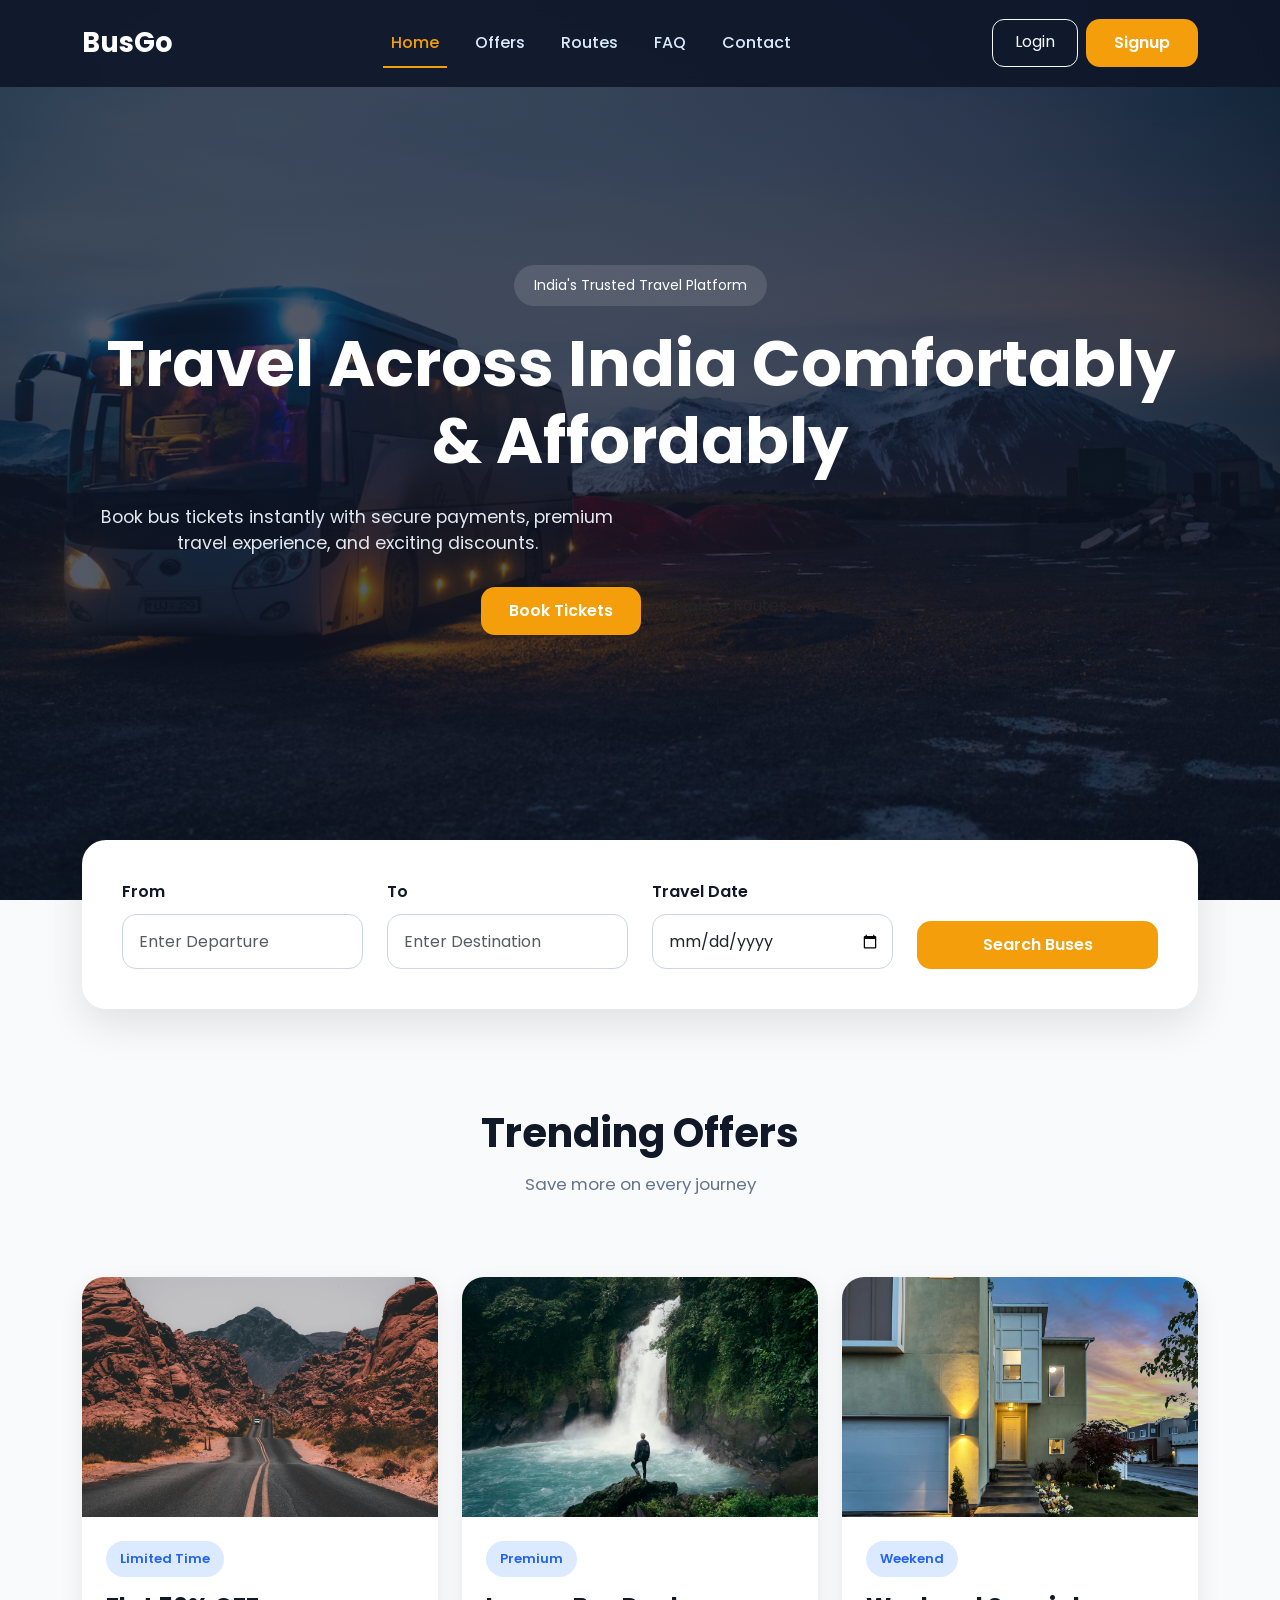
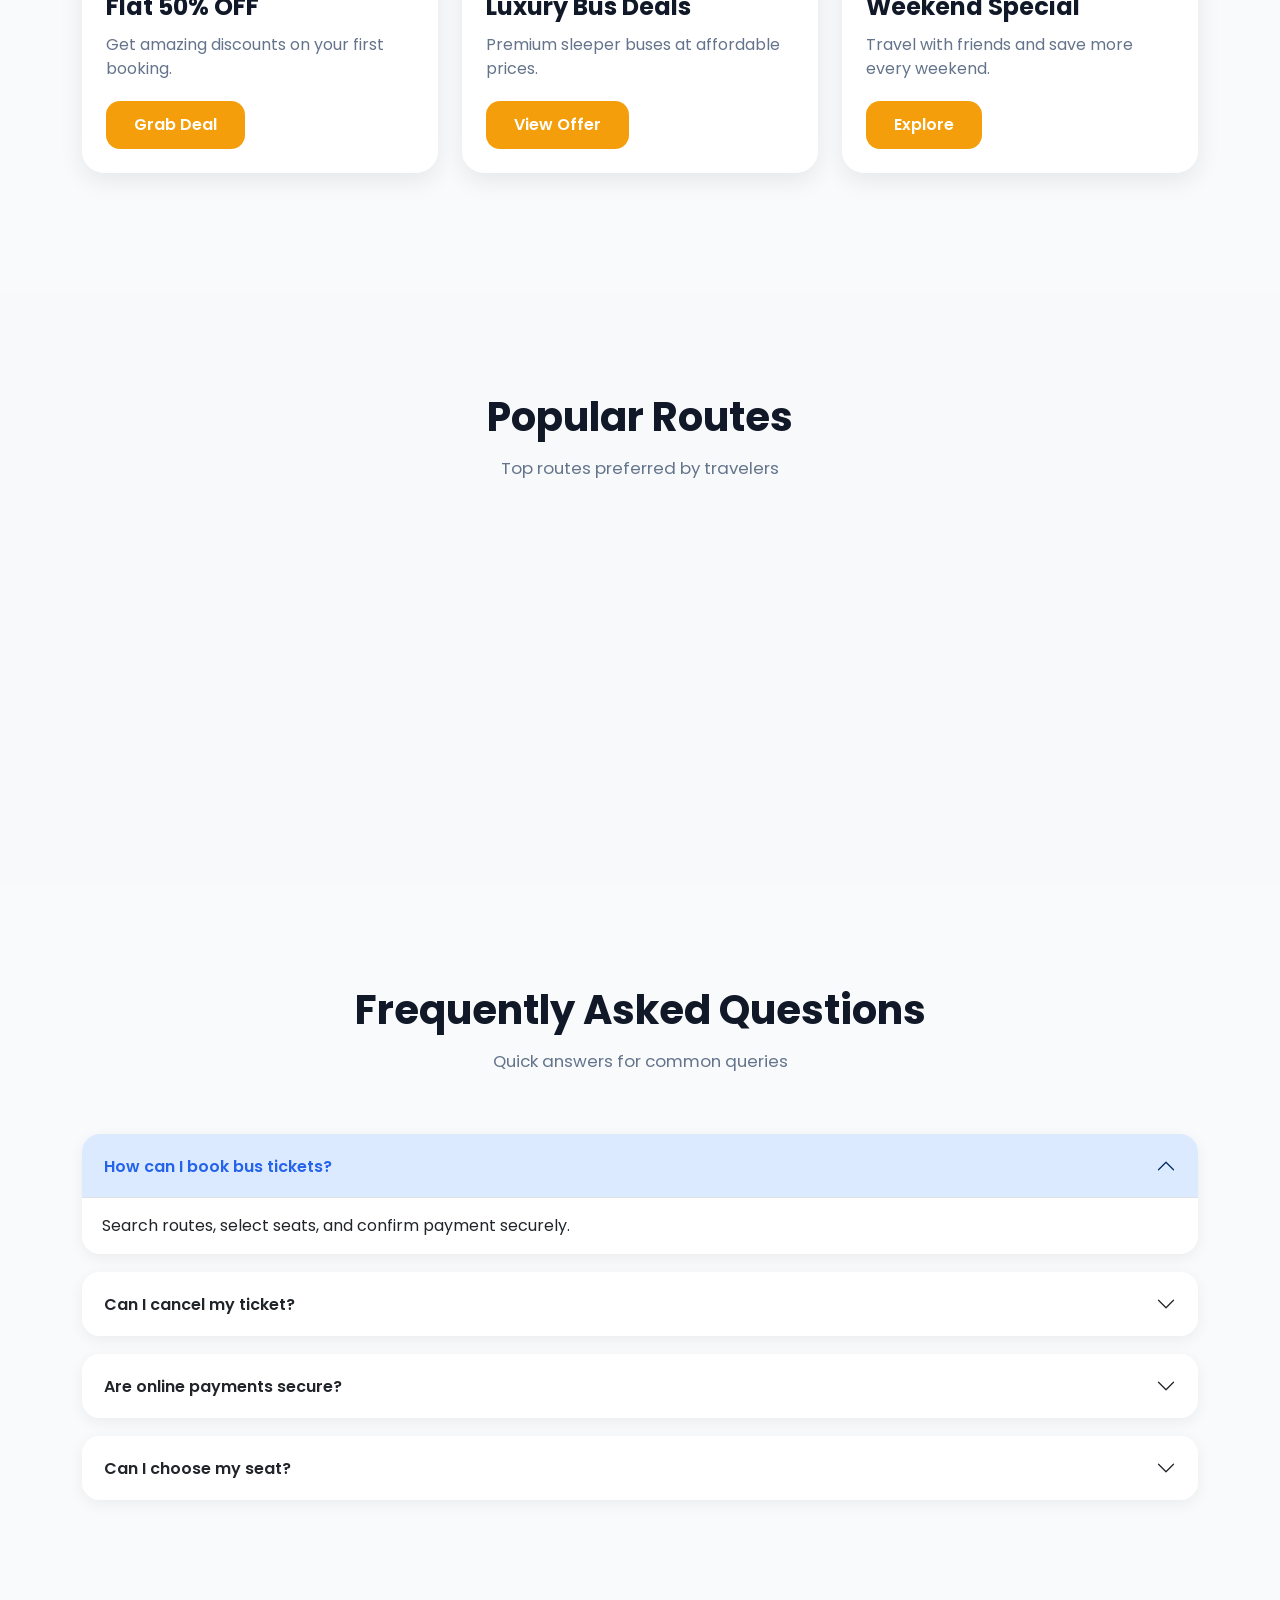
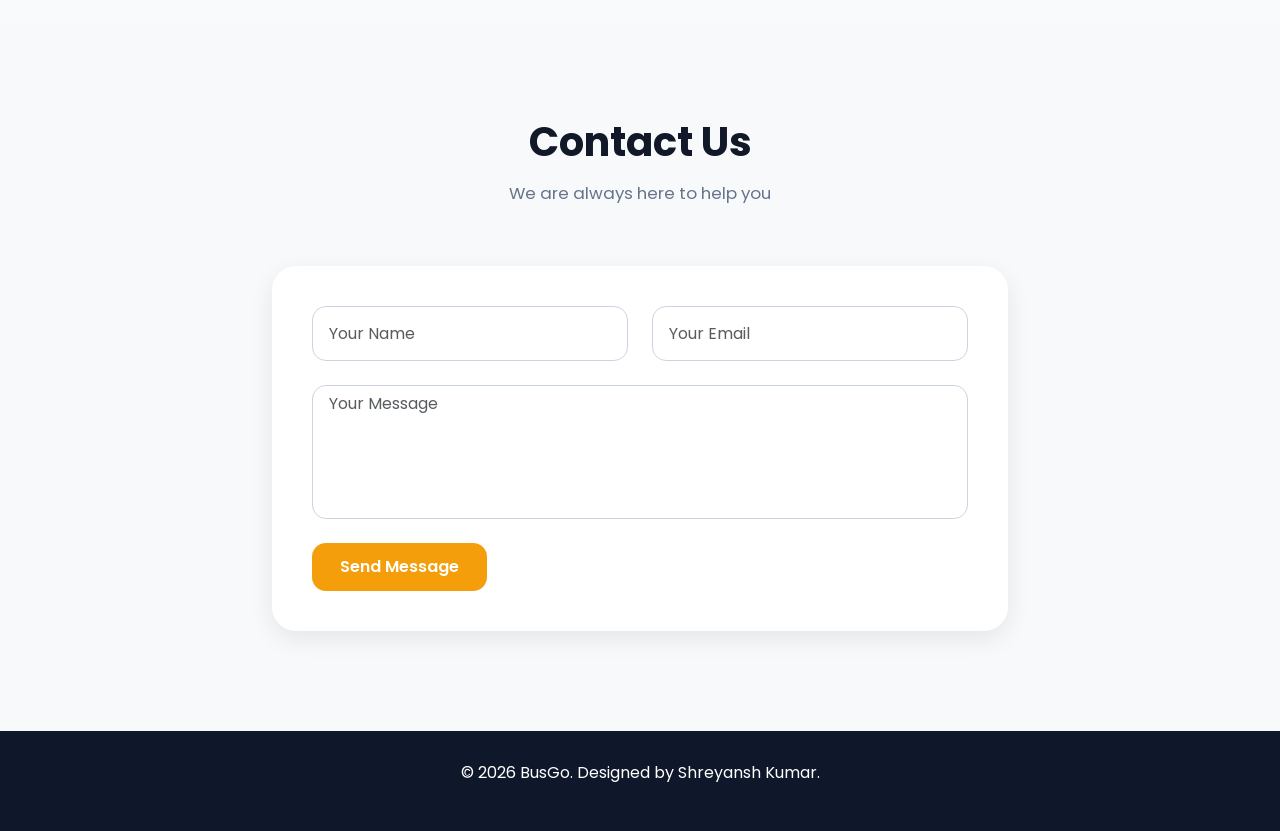
<file: index.html>
<!DOCTYPE html>
<html lang="en">

<head>
  <meta charset="UTF-8">
  <meta name="viewport" content="width=device-width, initial-scale=1.0">

  <title>BusGo - Modern Bus Ticket Booking UI</title>

  <!-- Bootstrap -->
  <link href="https://cdn.jsdelivr.net/npm/bootstrap@5.3.3/dist/css/bootstrap.min.css" rel="stylesheet">

  <!-- Google Font -->
  <link
    href="https://fonts.googleapis.com/css2?family=Poppins:wght@300;400;500;600;700&display=swap"
    rel="stylesheet">

  <!-- Custom CSS -->
  <link rel="stylesheet" href="css/styles.css">
</head>

<body>

  <!-- ================= NAVBAR ================= -->

  <nav class="navbar navbar-expand-lg navbar-dark fixed-top">

    <div class="container">

      <a class="navbar-brand" href="#">
        BusGo
      </a>

      <button class="navbar-toggler"
        type="button"
        data-bs-toggle="collapse"
        data-bs-target="#navbarNav">

        <span class="navbar-toggler-icon"></span>

      </button>

      <div class="collapse navbar-collapse" id="navbarNav">

        <ul class="navbar-nav mx-auto">

          <li class="nav-item">
            <a class="nav-link active" href="#home">
              Home
            </a>
          </li>

          <li class="nav-item">
            <a class="nav-link" href="#offers">
              Offers
            </a>
          </li>

          <li class="nav-item">
            <a class="nav-link" href="#routes">
              Routes
            </a>
          </li>

          <li class="nav-item">
            <a class="nav-link" href="#faq">
              FAQ
            </a>
          </li>

          <li class="nav-item">
            <a class="nav-link" href="#contact">
              Contact
            </a>
          </li>

        </ul>

        <div class="d-flex gap-2">

          <a href="login.html"
            class="btn btn-outline-light nav-btn">
            Login
          </a>

          <a href="sign_up.html"
            class="btn custom-btn">
            Signup
          </a>

        </div>

      </div>

    </div>

  </nav>

  <!-- ================= HERO SECTION ================= -->

  <section class="hero-section" id="home">

    <div class="hero-overlay"></div>
  
    <div class="container">
  
      <div class="hero-content text-center">
  
        <span class="hero-badge">
          India's Trusted Travel Platform
        </span>
  
        <h1>
          Travel Across India
          Comfortably & Affordably
        </h1>
  
        <p>
          Book bus tickets instantly with secure payments,
          premium travel experience, and exciting discounts.
        </p>
  
        <div class="hero-buttons justify-content-center">
  
          <a href="#search-section"
            class="btn custom-btn">
            Book Tickets
          </a>
  
          <a href="#routes"
            class="btn explore-btn">
            Explore Routes
          </a>
  
        </div>


  
      </div>
  
    </div>
  
  </section>

  <!-- ================= SEARCH SECTION ================= -->

  <section class="search-section"
    id="search-section">

    <div class="container">

      <div class="search-box">

        <div class="row g-4">

          <div class="col-md-3">

            <label class="form-label">
              From
            </label>

            <input type="text"
              class="form-control"
              placeholder="Enter Departure">

          </div>

          <div class="col-md-3">

            <label class="form-label">
              To
            </label>

            <input type="text"
              class="form-control"
              placeholder="Enter Destination">

          </div>

          <div class="col-md-3">

            <label class="form-label">
              Travel Date
            </label>

            <input type="date"
              class="form-control">

          </div>

          <div class="col-md-3 d-flex align-items-end">

            <button class="btn custom-btn w-100">

              Search Buses

            </button>

          </div>

        </div>

      </div>

    </div>

  </section> 

  <!-- ================= OFFERS SECTION ================= -->

  <section class="section-padding"
    id="offers">

    <div class="container">

      <div class="section-title">

        <h2>
          Trending Offers
        </h2>

        <p>
          Save more on every journey
        </p>

      </div>

      <div id="offerCarousel"
        class="carousel slide"
        data-bs-ride="carousel">

        <div class="carousel-inner">

          <!-- Slide 1 -->

          <div class="carousel-item active">

            <div class="row g-4">

              <div class="col-md-4">

                <div class="offer-card">

                  <img src="images/offer1.avif"
                    class="img-fluid"
                    alt="Offer">

                  <div class="offer-content">

                    <span class="offer-tag">
                      Limited Time
                    </span>

                    <h4>
                      Flat 50% OFF
                    </h4>

                    <p>
                      Get amazing discounts on your first booking.
                    </p>

                    <button class="btn custom-btn">
                      Grab Deal
                    </button>

                  </div>

                </div>

              </div>

              <div class="col-md-4">

                <div class="offer-card">

                  <img src="images/offer2.avif"
                    class="img-fluid"
                    alt="Offer">

                  <div class="offer-content">

                    <span class="offer-tag">
                      Premium
                    </span>

                    <h4>
                      Luxury Bus Deals
                    </h4>

                    <p>
                      Premium sleeper buses at affordable prices.
                    </p>

                    <button class="btn custom-btn">
                      View Offer
                    </button>

                  </div>

                </div>

              </div>

              <div class="col-md-4">

                <div class="offer-card">

                  <img src="images/offer3.avif"
                    class="img-fluid"
                    alt="Offer">

                  <div class="offer-content">

                    <span class="offer-tag">
                      Weekend
                    </span>

                    <h4>
                      Weekend Special
                    </h4>

                    <p>
                      Travel with friends and save more every weekend.
                    </p>

                    <button class="btn custom-btn">
                      Explore
                    </button>

                  </div>

                </div>

              </div>

            </div>

          </div>

          <!-- Slide 2 -->

          <div class="carousel-item">

            <div class="row g-4">

              <div class="col-md-4">

                <div class="offer-card">

                  <img src="images/offer4.avif"
                    class="img-fluid"
                    alt="Offer">

                  <div class="offer-content">

                    <span class="offer-tag">
                      Cashback
                    </span>

                    <h4>
                      Instant Cashback
                    </h4>

                    <p>
                      Pay online and get instant cashback rewards.
                    </p>

                    <button class="btn custom-btn">
                      Claim Now
                    </button>

                  </div>

                </div>

              </div>

              <div class="col-md-4">

                <div class="offer-card">

                  <img src="images/offer5.avif"
                    class="img-fluid"
                    alt="Offer">

                  <div class="offer-content">

                    <span class="offer-tag">
                      Summer
                    </span>

                    <h4>
                      Summer Escape
                    </h4>

                    <p>
                      Enjoy comfortable long-distance travel this summer.
                    </p>

                    <button class="btn custom-btn">
                      View Deal
                    </button>

                  </div>

                </div>

              </div>

              <div class="col-md-4">

                <div class="offer-card">

                  <img src="images/offer6.avif"
                    class="img-fluid"
                    alt="Offer">

                  <div class="offer-content">

                    <span class="offer-tag">
                      Student
                    </span>

                    <h4>
                      Student Discounts
                    </h4>

                    <p>
                      Save more with exclusive student travel offers.
                    </p>

                    <button class="btn custom-btn">
                      Apply Now
                    </button>

                  </div>

                </div>

              </div>

            </div>

          </div>

        </div>

        <!-- Carousel Controls -->

        <button class="carousel-control-prev"
          type="button"
          data-bs-target="#offerCarousel"
          data-bs-slide="prev">

          <span class="carousel-control-prev-icon"></span>

        </button>

        <button class="carousel-control-next"
          type="button"
          data-bs-target="#offerCarousel"
          data-bs-slide="next">

          <span class="carousel-control-next-icon"></span>

        </button>

      </div>

    </div>

  </section>

  <!-- ================= ROUTES SECTION ================= -->

  <section class="section-padding bg-light"
    id="routes">

    <div class="container">

      <div class="section-title">

        <h2>
          Popular Routes
        </h2>

        <p>
          Top routes preferred by travelers
        </p>

      </div>

      <div class="row g-4">

        <div class="col-md-4">

          <div class="route-card">

            <div class="route-top">

              <span class="route-badge">
                AC Sleeper
              </span>

              <span class="route-rating">
                ⭐ 4.7
              </span>

            </div>

            <h4>
              Delhi → Jaipur
            </h4>

            <p>
              WiFi • Charging Port • Recliner Seats
            </p>

            <div class="route-bottom">

              <h5>
                ₹799
              </h5>

              <button class="btn custom-btn">
                Book Now
              </button>

            </div>

          </div>

        </div>

        <div class="col-md-4">

          <div class="route-card">

            <div class="route-top">

              <span class="route-badge">
                Luxury Coach
              </span>

              <span class="route-rating">
                ⭐ 4.8
              </span>

            </div>

            <h4>
              Mumbai → Pune
            </h4>

            <p>
              Live Tracking • Water Bottle • AC
            </p>

            <div class="route-bottom">

              <h5>
                ₹599
              </h5>

              <button class="btn custom-btn">
                Book Now
              </button>

            </div>

          </div>

        </div>

        <div class="col-md-4">

          <div class="route-card">

            <div class="route-top">

              <span class="route-badge">
                Express
              </span>

              <span class="route-rating">
                ⭐ 4.6
              </span>

            </div>

            <h4>
              Bhopal → Indore
            </h4>

            <p>
              Comfortable Seats • Fast Travel
            </p>

            <div class="route-bottom">

              <h5>
                ₹499
              </h5>

              <button class="btn custom-btn">
                Book Now
              </button>

            </div>

          </div>

        </div>

      </div>

    </div>

  </section>

  <!-- ================= FAQ SECTION ================= -->

  <section class="section-padding"
    id="faq">

    <div class="container">

      <div class="section-title">

        <h2>
          Frequently Asked Questions
        </h2>

        <p>
          Quick answers for common queries
        </p>

      </div>

      <div class="accordion"
        id="faqAccordion">

        <div class="accordion-item">

          <h2 class="accordion-header">

            <button class="accordion-button"
              type="button"
              data-bs-toggle="collapse"
              data-bs-target="#faq1">

              How can I book bus tickets?

            </button>

          </h2>

          <div id="faq1"
            class="accordion-collapse collapse show"
            data-bs-parent="#faqAccordion">

            <div class="accordion-body">

              Search routes, select seats, and confirm payment securely.

            </div>

          </div>

        </div>

        <div class="accordion-item">

          <h2 class="accordion-header">

            <button class="accordion-button collapsed"
              type="button"
              data-bs-toggle="collapse"
              data-bs-target="#faq2">

              Can I cancel my ticket?

            </button>

          </h2>

          <div id="faq2"
            class="accordion-collapse collapse"
            data-bs-parent="#faqAccordion">

            <div class="accordion-body">

              Yes, tickets can be cancelled before departure.

            </div>

          </div>

        </div>

        <div class="accordion-item">

          <h2 class="accordion-header">

            <button class="accordion-button collapsed"
              type="button"
              data-bs-toggle="collapse"
              data-bs-target="#faq3">

              Are online payments secure?

            </button>

          </h2>

          <div id="faq3"
            class="accordion-collapse collapse"
            data-bs-parent="#faqAccordion">

            <div class="accordion-body">

              Yes, all transactions are protected with secure payment gateways.

            </div>

          </div>

        </div>

        <div class="accordion-item">

          <h2 class="accordion-header">

            <button class="accordion-button collapsed"
              type="button"
              data-bs-toggle="collapse"
              data-bs-target="#faq4">

              Can I choose my seat?

            </button>

          </h2>

          <div id="faq4"
            class="accordion-collapse collapse"
            data-bs-parent="#faqAccordion">

            <div class="accordion-body">

              Yes, seat selection is available during booking.

            </div>

          </div>

        </div>

      </div>

    </div>

  </section>

  <!-- ================= CONTACT SECTION ================= -->

  <section class="section-padding bg-light"
    id="contact">

    <div class="container">

      <div class="section-title">

        <h2>
          Contact Us
        </h2>

        <p>
          We are always here to help you
        </p>

      </div>

      <div class="row justify-content-center">

        <div class="col-lg-8">

          <div class="contact-card">

            <form>

              <div class="row g-4">

                <div class="col-md-6">

                  <input type="text"
                    class="form-control"
                    placeholder="Your Name"
                    required>

                </div>

                <div class="col-md-6">

                  <input type="email"
                    class="form-control"
                    placeholder="Your Email"
                    required>

                </div>

                <div class="col-12">

                  <textarea class="form-control"
                    rows="5"
                    placeholder="Your Message"></textarea>

                </div>

                <div class="col-12">

                  <button class="btn custom-btn">

                    Send Message

                  </button>

                </div>

              </div>

            </form>

          </div>

        </div>

      </div>

    </div>

  </section>

  <!-- ================= FOOTER ================= -->

  <footer class="footer">

    <div class="container">

      <p>
        © 2026 BusGo. Designed by Shreyansh Kumar.
      </p>

    </div>

  </footer>

  <!-- Bootstrap JS -->
  <script src="https://cdn.jsdelivr.net/npm/bootstrap@5.3.3/dist/js/bootstrap.bundle.min.js"></script>

  <!-- Custom JS -->
  <script src="js/script.js"></script>

</body>

</html>
</file>
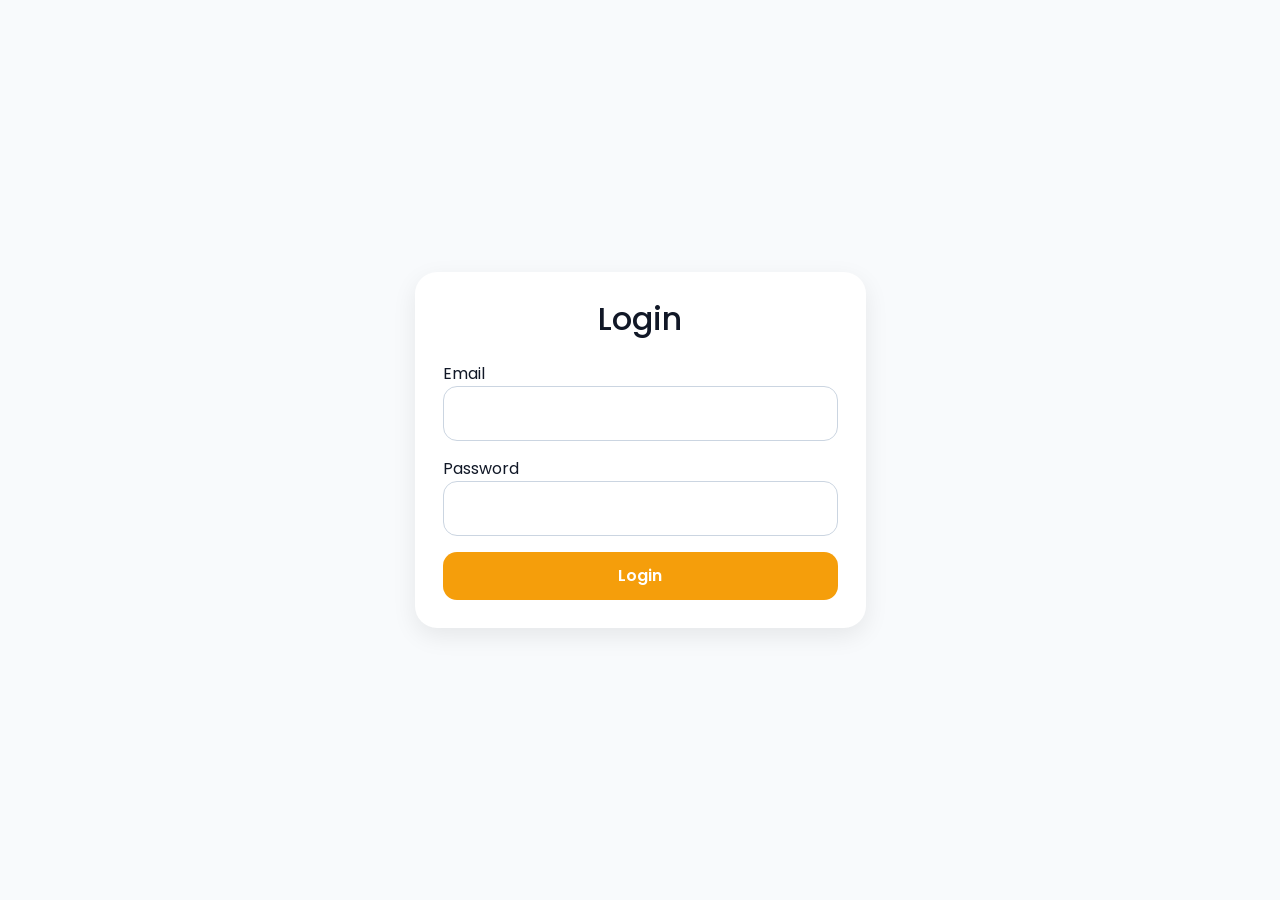
<file: login.html>
<!DOCTYPE html>
<html lang="en">
<head>
  <meta charset="UTF-8">
  <meta name="viewport" content="width=device-width, initial-scale=1.0">
  <title>Login</title>
  
  <!-- Bootstrap -->
  <link href="https://cdn.jsdelivr.net/npm/bootstrap@5.3.3/dist/css/bootstrap.min.css" rel="stylesheet">

  <!-- Google Font -->
  <link
    href="https://fonts.googleapis.com/css2?family=Poppins:wght@300;400;500;600;700&display=swap"
    rel="stylesheet">

  <!-- Custom CSS -->
  <link rel="stylesheet" href="css/styles.css">

</head>
<body>

<section class="section-padding d-flex align-items-center" style="min-height:100vh;">
  <div class="container">
    <div class="row justify-content-center">
      <div class="col-md-5">

        <div class="route-card">
          <h2 class="text-center mb-4">Login</h2>

          <form>
            <div class="mb-3">
              <label>Email</label>
              <input type="email" class="form-control" required>
            </div>

            <div class="mb-3">
              <label>Password</label>
              <input type="password" class="form-control" required>
            </div>

            <button class="custom-btn w-100">Login</button>
          </form>
        </div>

      </div>
    </div>
  </div>
</section>

  <!-- Bootstrap JS -->
  <script src="https://cdn.jsdelivr.net/npm/bootstrap@5.3.3/dist/js/bootstrap.bundle.min.js"></script>

  <!-- Custom JS -->
  <script src="js/script.js"></script>

</body>
</html>
</file>
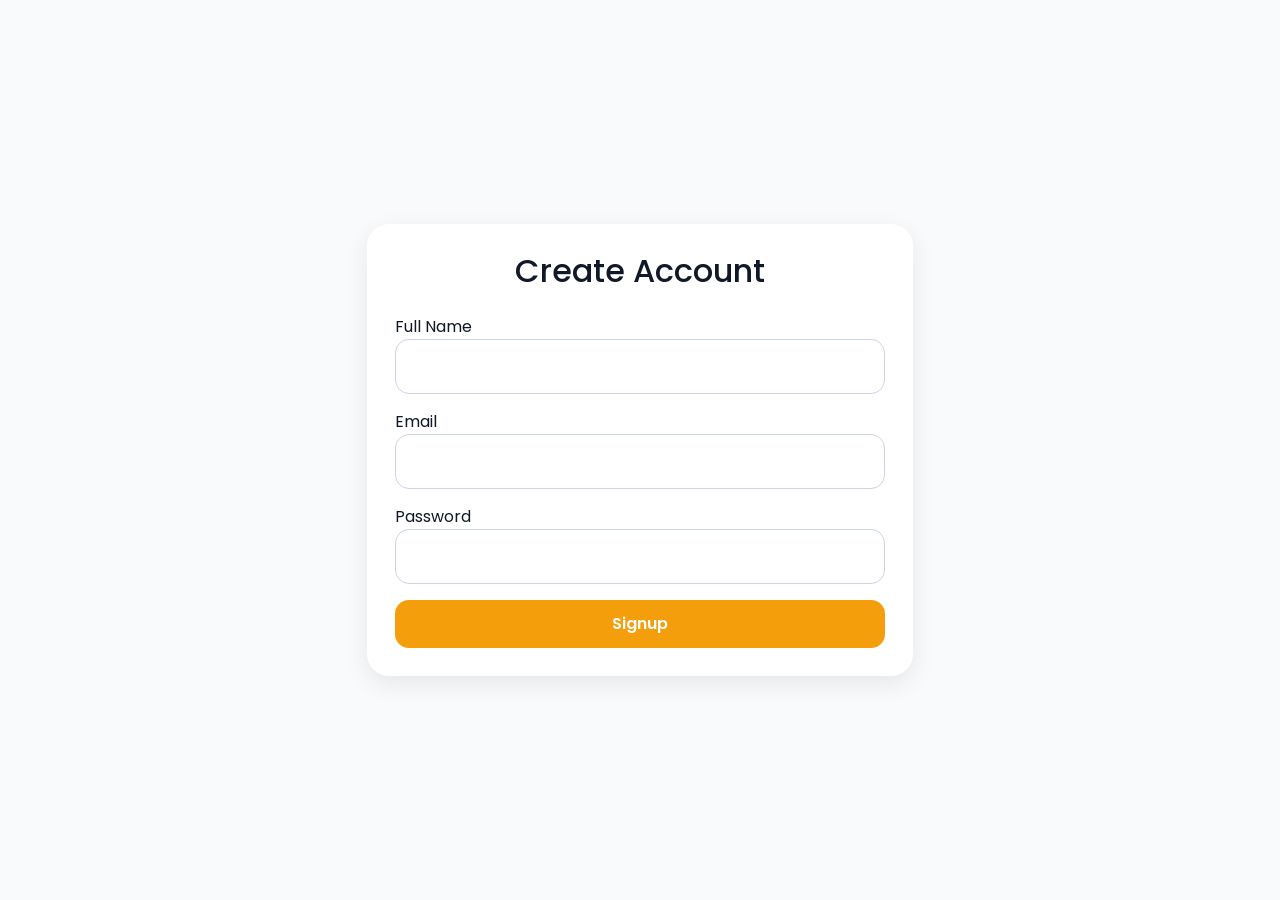
<file: sign_up.html>
<!DOCTYPE html>
<html lang="en">
<head>
  <meta charset="UTF-8">
  <meta name="viewport" content="width=device-width, initial-scale=1.0">
  <title>Signup</title>

  <!-- Bootstrap -->
  <link href="https://cdn.jsdelivr.net/npm/bootstrap@5.3.3/dist/css/bootstrap.min.css" rel="stylesheet">

  <!-- Google Font -->
  <link
    href="https://fonts.googleapis.com/css2?family=Poppins:wght@300;400;500;600;700&display=swap"
    rel="stylesheet">

  <!-- Custom CSS -->
  <link rel="stylesheet" href="css/styles.css">
  
</head>
<body>

<section class="section-padding d-flex align-items-center" style="min-height:100vh;">
  <div class="container">
    <div class="row justify-content-center">
      <div class="col-md-6">

        <div class="route-card">
          <h2 class="text-center mb-4">Create Account</h2>

          <form>
            <div class="mb-3">
              <label>Full Name</label>
              <input type="text" class="form-control" required>
            </div>

            <div class="mb-3">
              <label>Email</label>
              <input type="email" class="form-control" required>
            </div>

            <div class="mb-3">
              <label>Password</label>
              <input type="password" class="form-control" required>
            </div>

            <button class="custom-btn w-100">Signup</button>
          </form>
        </div>

      </div>
    </div>
  </div>
</section>

  <!-- Bootstrap JS -->
  <script src="https://cdn.jsdelivr.net/npm/bootstrap@5.3.3/dist/js/bootstrap.bundle.min.js"></script>

  <!-- Custom JS -->
  <script src="js/script.js"></script>

</body>
</html>
</file>
<file: css/styles.css>
/* ============================= */
/* GLOBAL STYLES */
/* ============================= */

:root {

  --primary-color: #0f172a;
  --secondary-color: #2563eb;
  --accent-color: #f59e0b;

  --white-color: #ffffff;
  --light-color: #f8fafc;
  --dark-color: #111827;
  --gray-color: #64748b;

  --transition: 0.3s ease;

}

* {

  margin: 0;
  padding: 0;
  box-sizing: border-box;

}

html {

  scroll-behavior: smooth;

}

body {

  font-family: 'Poppins', sans-serif;
  background: var(--light-color);
  color: var(--dark-color);
  overflow-x: hidden;

}



/* ============================= */
/* CUSTOM SCROLLBAR */
/* ============================= */

::-webkit-scrollbar {

  width: 10px;

}

::-webkit-scrollbar-track {

  background: #e2e8f0;

}

::-webkit-scrollbar-thumb {

  background: var(--secondary-color);
  border-radius: 10px;

}



/* ============================= */
/* NAVBAR */
/* ============================= */

.navbar {

  padding: 18px 0;
  background: rgba(15, 23, 42, 0.9);
  backdrop-filter: blur(12px);
  transition: var(--transition);
  z-index: 1000;

}

.navbar-scrolled {

  padding: 12px 0;
  background: rgba(15, 23, 42, 0.98);

}

.navbar-brand {

  font-size: 1.7rem;
  font-weight: 700;
  color: var(--white-color) !important;

}

.nav-link {

  color: #dbeafe !important;
  margin: 0 10px;
  font-weight: 500;
  position: relative;
  transition: var(--transition);

}

.nav-link:hover,
.nav-link.active {

  color: var(--accent-color) !important;

}

.nav-link::after {

  content: '';
  position: absolute;
  left: 0;
  bottom: -5px;

  width: 0%;
  height: 2px;

  background: var(--accent-color);

  transition: var(--transition);

}

.nav-link:hover::after,
.nav-link.active::after {

  width: 100%;

}

.nav-btn {

  border-radius: 12px;
  padding: 10px 22px;

}



/* ============================= */
/* BUTTONS */
/* ============================= */

.custom-btn {

  background: var(--accent-color);
  color: var(--white-color);

  border: none;
  border-radius: 14px;

  padding: 12px 28px;

  font-weight: 600;

  transition: var(--transition);

}

.custom-btn:hover {

  transform: scale(1.05);
  
  background: #e08a12;
  
  box-shadow: 0 10px 25px rgba(245, 158, 11, 0.35);

  color: var(--white-color);

}



/* ============================= */
/* HERO SECTION */
/* ============================= */

.hero-section {

  background:
    linear-gradient(rgba(15, 23, 42, 0.7),
      rgba(15, 23, 42, 0.7)),
    url("../images/bus-hero.avif");

  background-size: cover;
  background-position: center;

  background-size: cover;
  background-position: center;
  background-repeat: no-repeat;

  min-height: 100vh;

  display: flex;
  align-items: center;

  color: white;

  position: relative;

}

.hero-content {

  animation: fadeUp 1s ease;

}

.hero-badge {

  display: inline-block;

  background: rgba(255, 255, 255, 0.12);

  padding: 10px 20px;
  border-radius: 50px;

  margin-bottom: 20px;

  font-size: 14px;

}

.hero-content h1 {

  font-size: 4rem;
  font-weight: 700;

  line-height: 1.2;

  margin-bottom: 24px;

}

.hero-content p {

  font-size: 1.1rem;

  color: #e2e8f0;

  margin-bottom: 30px;

  max-width: 550px;

}

.hero-buttons {

  display: flex;
  gap: 16px;
  flex-wrap: wrap;

}

.hero-image img {

  animation: floatImage 4s ease-in-out infinite;

}



/* ============================= */
/* SEARCH SECTION */
/* ============================= */

.search-section {

  margin-top: -60px;
  position: relative;
  z-index: 10;

}

.search-box {

  background: var(--white-color);

  padding: 40px;

  border-radius: 24px;

  box-shadow: 0 15px 40px rgba(0, 0, 0, 0.1);

}

.form-label {

  font-weight: 600;
  margin-bottom: 10px;

}

.form-control {

  height: 55px;

  border-radius: 14px;

  border: 1px solid #cbd5e1;

  padding-left: 16px;

  transition: var(--transition);

}

.form-control:focus {

  border-color: var(--secondary-color);

  box-shadow: 0 0 0 0.2rem rgba(37, 99, 235, 0.15);

}



/* ============================= */
/* SECTION STYLES */
/* ============================= */

.section-padding {

  padding: 100px 0;

}

.section-title {

  text-align: center;

  margin-bottom: 60px;

}

.section-title h2 {

  font-size: 2.5rem;
  font-weight: 700;

  margin-bottom: 15px;

}

.section-title p {

  color: var(--gray-color);
  font-size: 1.05rem;

}



/* ============================= */
/* OFFER CARDS */
/* ============================= */

.offer-card {

  background: var(--white-color);

  border-radius: 22px;

  overflow: hidden;

  box-shadow: 0 8px 25px rgba(0, 0, 0, 0.08);

  transition: var(--transition);

  opacity: 0;
  transform: translateY(40px);

  position: relative;
  z-index: 2;
}

.offer-card.show {

  opacity: 1;
  transform: translateY(0);

}

.offer-card:hover {

  transform:
    translateY(-6px)
    scale(1.02);

  box-shadow:
    0 18px 40px rgba(0, 0, 0, 0.14);

}

.offer-card img {

  width: 100%;
  height: 240px;

  object-fit: cover;

}

.offer-content {

  padding: 24px;

}

.offer-tag {

  display: inline-block;

  background: #dbeafe;
  color: var(--secondary-color);

  padding: 8px 14px;

  border-radius: 50px;

  font-size: 13px;
  font-weight: 600;

  margin-bottom: 16px;

}

.offer-content h4 {

  font-weight: 700;
  margin-bottom: 12px;

}

.offer-content p {

  color: var(--gray-color);

  margin-bottom: 20px;

}

.carousel {

  overflow: visible;

}

.carousel-inner {

  overflow: visible;

}

.carousel-item {

  overflow: visible;

  padding: 20px 0;

}



/* ============================= */
/* ROUTE CARDS */
/* ============================= */

.route-card {

  background: var(--white-color);

  border-radius: 22px;

  padding: 28px;

  box-shadow: 0 8px 25px rgba(0, 0, 0, 0.08);

  transition: var(--transition);

  opacity: 0;
  transform: translateY(40px);

}

.route-card.show {

  opacity: 1;
  transform: translateY(0);

}

.route-card:hover {

  transform:
    translateY(-6px)
    scale(1.02);

  box-shadow:
    0 18px 40px rgba(0, 0, 0, 0.14)

}

.route-top {

  display: flex;

  justify-content: space-between;

  align-items: center;

  margin-bottom: 20px;

}

.route-badge {

  background: #dbeafe;
  color: var(--secondary-color);

  padding: 8px 14px;

  border-radius: 50px;

  font-size: 13px;
  font-weight: 600;

}

.route-rating {

  font-weight: 600;

}

.route-card h4 {

  font-weight: 700;
  margin-bottom: 12px;

}

.route-card p {

  color: var(--gray-color);

  margin-bottom: 20px;

}

.route-bottom {

  display: flex;

  justify-content: space-between;

  align-items: center;

}

.route-bottom h5 {

  font-size: 1.4rem;
  font-weight: 700;

}



/* ============================= */
/* FAQ SECTION */
/* ============================= */

.accordion-item {

  border: none;

  margin-bottom: 18px;

  border-radius: 18px !important;

  overflow: hidden;

  box-shadow: 0 4px 15px rgba(0, 0, 0, 0.06);

}

.accordion-button {

  font-weight: 600;

  padding: 22px;

}

.accordion-button:focus {

  box-shadow: none;

}

.accordion-button:not(.collapsed) {

  background: #dbeafe;
  color: var(--secondary-color);

}



/* ============================= */
/* CONTACT SECTION */
/* ============================= */

.contact-card {

  background: var(--white-color);

  padding: 40px;

  border-radius: 24px;

  box-shadow: 0 8px 25px rgba(0, 0, 0, 0.08);

  opacity: 0;
  transform: translateY(40px);

}

.contact-card.show {

  opacity: 1;
  transform: translateY(0);

}

textarea.form-control {

  height: auto;
  resize: none;

}



/* ============================= */
/* FOOTER */
/* ============================= */

.footer {

  background: var(--primary-color);

  color: var(--white-color);

  text-align: center;

  padding: 30px 0;

}



/* ============================= */
/* BACK TO TOP BUTTON */
/* ============================= */

.back-to-top {

  position: fixed;

  bottom: 30px;
  right: 30px;

  width: 50px;
  height: 50px;

  border: none;
  border-radius: 50%;

  background: var(--accent-color);
  color: var(--white-color);

  font-size: 20px;

  cursor: pointer;

  opacity: 0;
  visibility: hidden;

  transition: var(--transition);

  z-index: 999;

}

.back-to-top.show-btn {

  opacity: 1;
  visibility: visible;

}



/* ============================= */
/* ANIMATIONS */
/* ============================= */

@keyframes fadeUp {

  from {

    opacity: 0;
    transform: translateY(40px);

  }

  to {

    opacity: 1;
    transform: translateY(0);

  }

}

@keyframes floatImage {

  0% {

    transform: translateY(0px);

  }

  50% {

    transform: translateY(-15px);

  }

  100% {

    transform: translateY(0px);

  }

}



/* ============================= */
/* RESPONSIVE DESIGN */
/* ============================= */

@media (max-width: 992px) {

  .hero-content {

    text-align: center;

  }

  .hero-buttons {

    justify-content: center;

  }

  .hero-content h1 {

    font-size: 3rem;

  }

  .hero-image {

    margin-top: 50px;

    text-align: center;

  }

}

@media (max-width: 768px) {

  .section-padding {

    padding: 80px 0;

  }

  .hero-content h1 {

    font-size: 2.4rem;

  }

  .section-title h2 {

    font-size: 2rem;

  }

  .search-box {

    padding: 25px;

  }

  .route-bottom {

    flex-direction: column;
    align-items: flex-start;
    gap: 15px;

  }

}

@media (max-width: 576px) {

  .hero-content h1 {

    font-size: 2rem;

  }

  .hero-buttons {

    flex-direction: column;

  }

  .hero-buttons .btn {

    width: 100%;

  }

  .navbar-brand {

    font-size: 1.4rem;

  }

}
</file>
